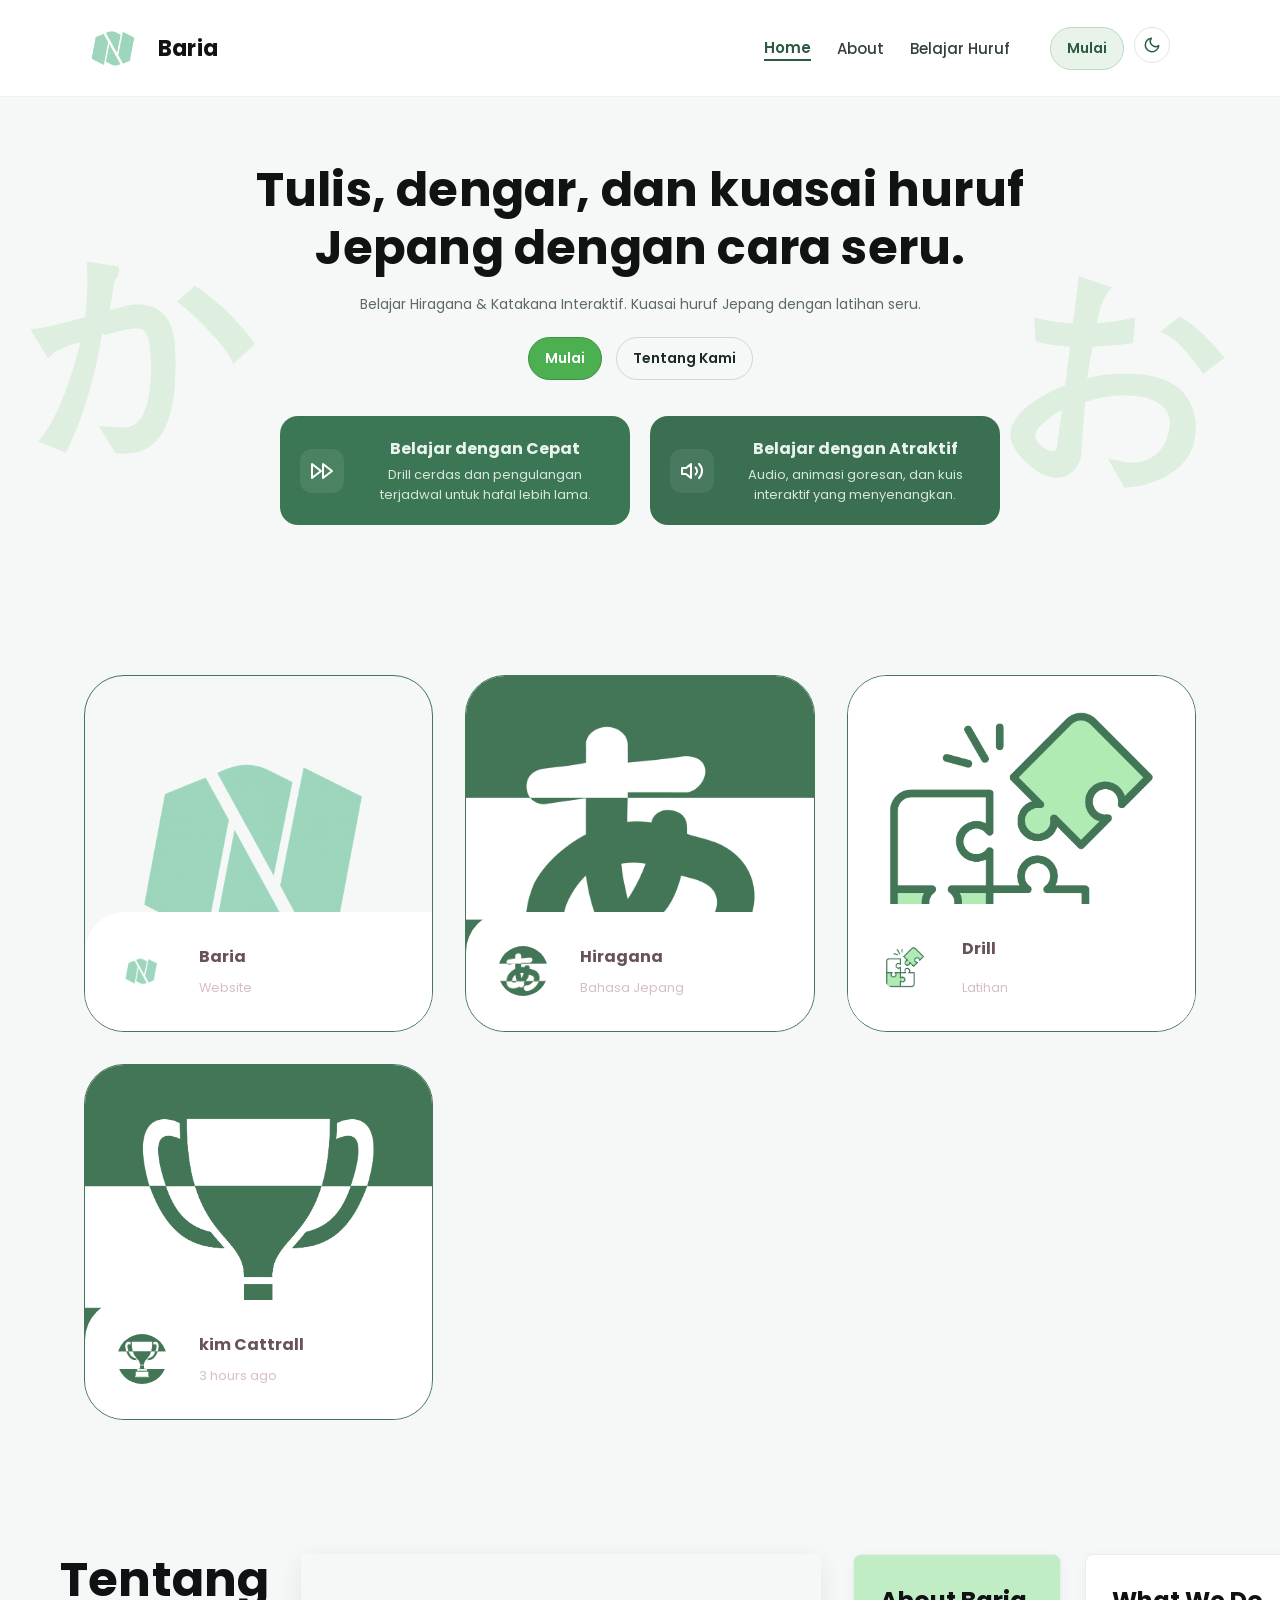
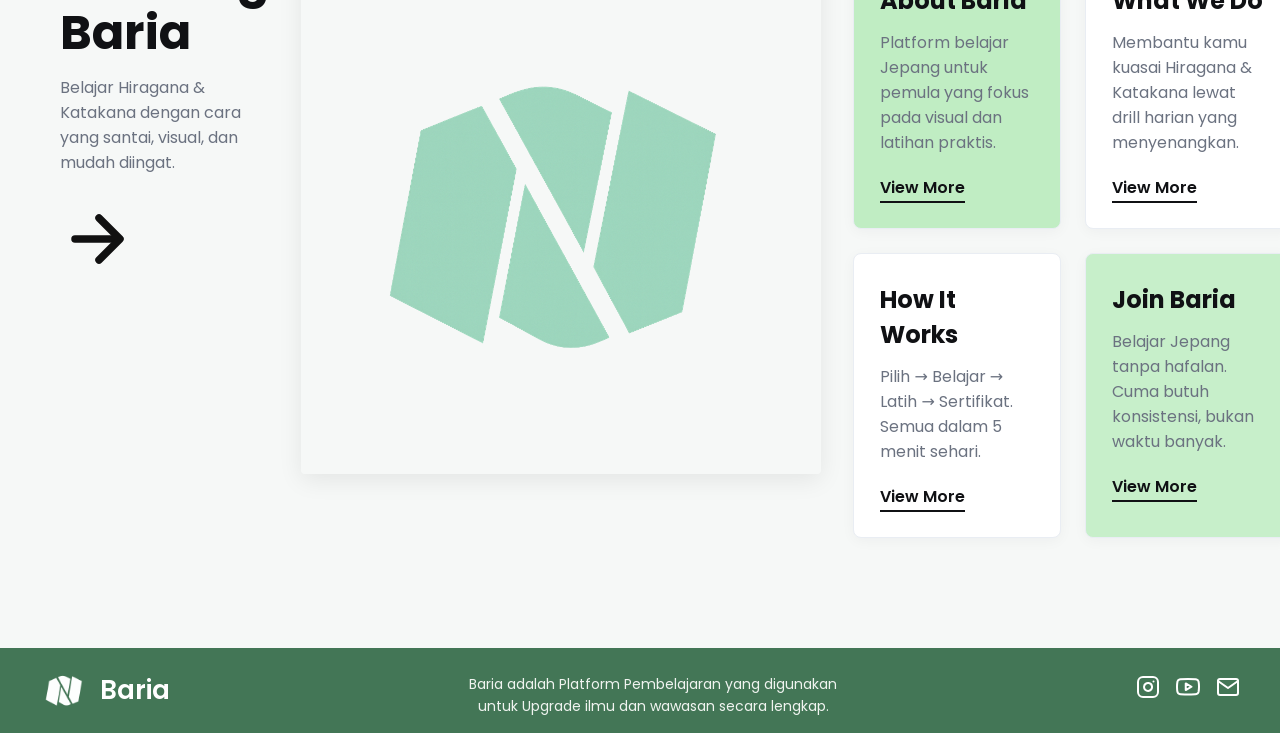
<file: index.html>
<!doctype html>
<html lang="id">
<head>
  <meta charset="utf-8" />
  <meta name="viewport" content="width=device-width, initial-scale=1" />
  <title>Baria — Belajar Hiragana & Katakana Interaktif</title>
  <link rel="preconnect" href="https://fonts.googleapis.com">
  <link rel="preconnect" href="https://fonts.gstatic.com" crossorigin>
  <link href="https://fonts.googleapis.com/css2?family=Poppins:wght@300;400;500;600;700&display=swap" rel="stylesheet">
  <link rel="stylesheet" href="css/style.css">

</head>
<body>
  <!-- Navbar -->
  <header class="nav">
    <div class="container nav-inner">
      <a href="#" class="brand" aria-label="Beranda Baria">
        <img class="leaf" src="image/hijau.png" alt="Logo Baria">
        <b>Baria</b>
      </a>

      <div class="barier">
        <nav class="nav-links" aria-label="Navigasi utama">
          <a href="index.html" class="active">Home</a>
          <a href="#about">About</a>
          <a href="learn.html">Belajar Huruf</a>
        </nav>
        
        <nav class="nav-right">
         <a class="btn btn-primary" onclick="document.getElementById('cta').scrollIntoView({behavior:'smooth'})" href="learn.html">Mulai</a>
          <button class="theme" id="themeToggle" aria-label="Ganti tema siang/malam" title="Tema">
            <svg id="iconMoon" width="18" height="18" viewBox="0 0 24 24" fill="none" stroke="#2b5b3f" stroke-width="2" stroke-linecap="round" stroke-linejoin="round" aria-hidden="true">
              <path d="M21 12.79A9 9 0 1 1 11.21 3 7 7 0 0 0 21 12.79z"/>
            </svg>
          </button>
        </nav>  
      </div>
    </div>
  </header>

  <!-- Hero -->
  <main class="hero" id="home">
    <span class="kana k-left" aria-hidden="true">か</span>
    <span class="kana k-right" aria-hidden="true">お</span>

    <div class="container hero-inner">
      <h1>Tulis, dengar, dan kuasai huruf<br/>Jepang dengan cara seru.</h1>
      <p class="sub">Belajar Hiragana & Katakana Interaktif. Kuasai huruf Jepang dengan latihan seru.</p>

      <div class="cta" id="cta">
          <a class="btn btn-solid" href="learn.html">Mulai</a>
          <a class="btn btn-ghost" href="#about">Tentang Kami</a>
      </div>

      <section class="features" aria-label="Keunggulan Baria">
        <article class="card">
          <div class="card-icon" aria-hidden="true">
            <svg xmlns="http://www.w3.org/2000/svg" width="24" height="24" viewBox="0 0 24 24" fill="none" stroke="currentColor" stroke-width="2" stroke-linecap="round" stroke-linejoin="round" class="iconFast"><polygon points="13 19 22 12 13 5 13 19"></polygon><polygon points="2 19 11 12 2 5 2 19"></polygon></svg>
          </div>
          <div>
            <h3>Belajar dengan Cepat</h3>
            <p>Drill cerdas dan pengulangan terjadwal untuk hafal lebih lama.</p>
          </div>
        </article>

        <article class="card">
          <div class="card-icon" aria-hidden="true">
            <svg xmlns="http://www.w3.org/2000/svg" width="24" height="24" viewBox="0 0 24 24" fill="none" stroke="currentColor" stroke-width="2" stroke-linecap="round" stroke-linejoin="round" class="iconVolume"><polygon points="11 5 6 9 2 9 2 15 6 15 11 19 11 5"></polygon><path d="M19.07 4.93a10 10 0 0 1 0 14.14M15.54 8.46a5 5 0 0 1 0 7.07"></path></svg>
          </div>
          <div>
            <h3>Belajar dengan Atraktif</h3>
            <p>Audio, animasi goresan, dan kuis interaktif yang menyenangkan.</p>
          </div>
        </article>
      </section>
    </div>
  </main>

  <ul class="learnCards">
    <li>
      <a href="" class="learnCard">
        <img src="image/hijau.png" class="learnCard__image" alt="" />
        <div class="learnCard__overlay">
          <div class="learnCard__header">
            <svg class="learnCard__arc" xmlns="http://www.w3.org/2000/svg"><path /></svg>                     
            <img class="learnCard__thumb" src="image/hijau.png" alt="" />
            <div class="learnCard__header-text">
              <h3 class="learnCard__title">Baria</h3>            
              <span class="learnCard__status">Website</span>
            </div>
          </div>
          <p class="learnCard__description">Platform belajar Hiragana, Katakana, dan bahasa Jepang lainnya secara interaktif dan menyenangkan.</p>
        </div>
      </a>      
    </li>
    <li>
      <a href="" class="learnCard">
        <img src="image/cardtwo.png" class="learnCard__image" alt="" />
        <div class="learnCard__overlay">        
          <div class="learnCard__header">
            <svg class="learnCard__arc" xmlns="http://www.w3.org/2000/svg"><path /></svg>                 
            <img class="learnCard__thumb" src="image/cardtwo.png" alt="" />
            <div class="learnCard__header-text">
              <h3 class="learnCard__title">Hiragana</h3>
              <span class="learnCard__status">Bahasa Jepang</span>
            </div>
          </div>
          <p class="learnCard__description">Salah satu aksara dasar dalam bahasa Jepang yang digunakan untuk menulis kata asli Jepang dan partikel.</p>
        </div>
      </a>
    </li>
    <li>
      <a href="" class="learnCard">
        <img src="image/cardthree.png" class="learnCard__image" alt="" />
        <div class="learnCard__overlay">
          <div class="learnCard__header">
            <svg class="learnCard__arc" xmlns="http://www.w3.org/2000/svg"><path /></svg>                     
            <img class="learnCard__thumb" src="image/cardthree.png" alt="" />
            <div class="learnCard__header-text">
              <h3 class="learnCard__title">Drill</h3>
              <span class="learnCard__tagline"></span>            
              <span class="learnCard__status">Latihan</span>
            </div>
          </div>
          <p class="learnCard__description">Latihan efektif untuk memperkuat kemampuan menulis dan menghafal aksara Jepang.</p>
        </div>
      </a>
    </li>
    <li>
      <a href="" class="learnCard">
        <img src="image/cardfour.png" class="learnCard__image" alt="" />
        <div class="learnCard__overlay">
          <div class="learnCard__header">
            <svg class="learnCard__arc" xmlns="http://www.w3.org/2000/svg"><path /></svg>                 
            <img class="learnCard__thumb" src="image/cardfour.png" alt="" />
            <div class="learnCard__header-text">
              <h3 class="learnCard__title">kim Cattrall</h3>
              <span class="learnCard__status">3 hours ago</span>
            </div>          
          </div>
          <p class="learnCard__description">Latihan yang konsisten akan membawa kamu meraih hasil luar biasa dan pencapaian gemilang.</p>
        </div>
      </a>
    </li>    
  </ul>

<section class="resume-wrap" id="about">
  <!-- Left -->
  <div class="abtUs">
    <h1>Tentang Baria</h1>
    <p>Belajar Hiragana & Katakana dengan cara yang santai, visual, dan mudah diingat.</p>

    <div class="arrow">
      <svg width="72" height="72" viewBox="0 0 24 24" fill="none" stroke="#111111"
           stroke-width="2.5" stroke-linecap="round" stroke-linejoin="round" aria-hidden="true">
        <path d="M5 12h14"></path><path d="M13 5l7 7-7 7"></path>
      </svg>
    </div>
  </div>

  <!-- Center image -->
  <figure class="abtPhoto">
    <img src="image/hijau.png" alt="Profile photo">
  </figure>

  <!-- Right grid cards -->
  <div class="abtGrid">
    <article class="abtCard abtTint1">
      <h3>About Baria</h3>
      <p>Platform belajar Jepang untuk pemula yang fokus pada visual dan latihan praktis.</p>
      <a class="abtLink" href="#">View More</a>
    </article>

    <article class="abtCard">
      <h3>What We Do</h3>
      <p>Membantu kamu kuasai Hiragana & Katakana lewat drill harian yang menyenangkan.</p>
      <a class="abtLink" href="#">View More</a>
    </article>

    <article class="abtCard">
      <h3>How It Works</h3>
      <p>Pilih → Belajar → Latih → Sertifikat. Semua dalam 5 menit sehari.</p>
      <a class="abtLink" href="#">View More</a>
    </article>

    <article class="abtCard abtTint2">
      <h3>Join Baria</h3>
      <p>Belajar Jepang tanpa hafalan. Cuma butuh konsistensi, bukan waktu banyak.</p>
      <a class="abtLink" href="#">View More</a>
    </article>
  </div>
</section>
<footer class="footer">
  <div class="footer-container">

    <!-- Kiri: logo -->
    <div class="footer-left">
      <img src="image/putih.png" alt="Logo Baria" class="footer-logo">
      <h2 class="footer-brand">Baria</h2>
    </div>

    <!-- Tengah: teks deskripsi -->
    <div class="footer-center">
      <p>
        Baria adalah Platform Pembelajaran yang digunakan<br>
        untuk Upgrade ilmu dan wawasan secara lengkap.
      </p>
    </div>

    <!-- Kanan: ikon sosial -->
    <div class="footer-right">
      <a href="#" aria-label="Instagram" class="social-icon">
        <svg xmlns="http://www.w3.org/2000/svg" width="24" height="24" viewBox="0 0 24 24" fill="none" stroke="currentColor" stroke-width="2" stroke-linecap="round" stroke-linejoin="round" class="iconSosmed"><rect x="2" y="2" width="20" height="20" rx="5" ry="5"></rect><path d="M16 11.37A4 4 0 1 1 12.63 8 4 4 0 0 1 16 11.37z"></path><line x1="17.5" y1="6.5" x2="17.51" y2="6.5"></line></svg>
      </a>
      <a href="#" aria-label="WhatsApp" class="social-icon">
        <svg xmlns="http://www.w3.org/2000/svg" width="24" height="24" viewBox="0 0 24 24" fill="none" stroke="currentColor" stroke-width="2" stroke-linecap="round" stroke-linejoin="round" class="iconSosmed"><path d="M22.54 6.42a2.78 2.78 0 0 0-1.94-2C18.88 4 12 4 12 4s-6.88 0-8.6.46a2.78 2.78 0 0 0-1.94 2A29 29 0 0 0 1 11.75a29 29 0 0 0 .46 5.33A2.78 2.78 0 0 0 3.4 19c1.72.46 8.6.46 8.6.46s6.88 0 8.6-.46a2.78 2.78 0 0 0 1.94-2 29 29 0 0 0 .46-5.25 29 29 0 0 0-.46-5.33z"></path><polygon points="9.75 15.02 15.5 11.75 9.75 8.48 9.75 15.02"></polygon></svg>
      </a>
      <a href="#" aria-label="Email" class="social-icon">
        <svg xmlns="http://www.w3.org/2000/svg" width="24" height="24" viewBox="0 0 24 24" fill="none" stroke="currentColor" stroke-width="2" stroke-linecap="round" stroke-linejoin="round" class="iconSosmed"><path d="M4 4h16c1.1 0 2 .9 2 2v12c0 1.1-.9 2-2 2H4c-1.1 0-2-.9-2-2V6c0-1.1.9-2 2-2z"></path><polyline points="22,6 12,13 2,6"></polyline></svg>
      </a>
    </div>

  </div>
</footer>
  <script src="script.js"></script>
  <script>
    const nav = document.querySelector('.nav-links');
    const links = [...nav.querySelectorAll('a')];
  
    function setActive(href) {
      links.forEach(a => a.classList.remove('active'));
      const target = links.find(a => a.getAttribute('href') === href);
      if (target) target.classList.add('active');
    }
  
    // Smooth scroll untuk link hash (#about)
    links.forEach(a => {
      const href = a.getAttribute('href');
      if (href.startsWith('#')) {
        a.addEventListener('click', (e) => {
          e.preventDefault();
          const el = document.querySelector(href);
          if (el) {
            el.scrollIntoView({ behavior: 'smooth' });
            history.replaceState(null, '', href);
          }
        });
      }
    });
  
    // Jika di index (one page), pakai IntersectionObserver untuk #about
    const onIndex = location.pathname.endsWith('index.html') || location.pathname === '/' || location.pathname === '';
    if (onIndex) {
      const about = document.querySelector('#about');
      if (about) {
        const io = new IntersectionObserver((entries) => {
          entries.forEach(entry => {
            if (entry.isIntersecting) {
              setActive('#about');
            } else {
              // saat #about tidak dominan terlihat, aktifkan Home
              setActive('index.html');
            }
          });
        }, { threshold: 0.6 }); // 60% terlihat baru dianggap aktif
        io.observe(about);
  
        // Set awal (kalau buka dengan hash)
        if (location.hash === '#about') {
          setActive('#about');
        } else {
          setActive('index.html');
        }
      }
    } else {
      // Halaman lain (mis. learn.html) -> aktifkan sesuai path
      setActive(location.pathname.split('/').pop());
    }
  </script>
  
</body>
</html>
</file>
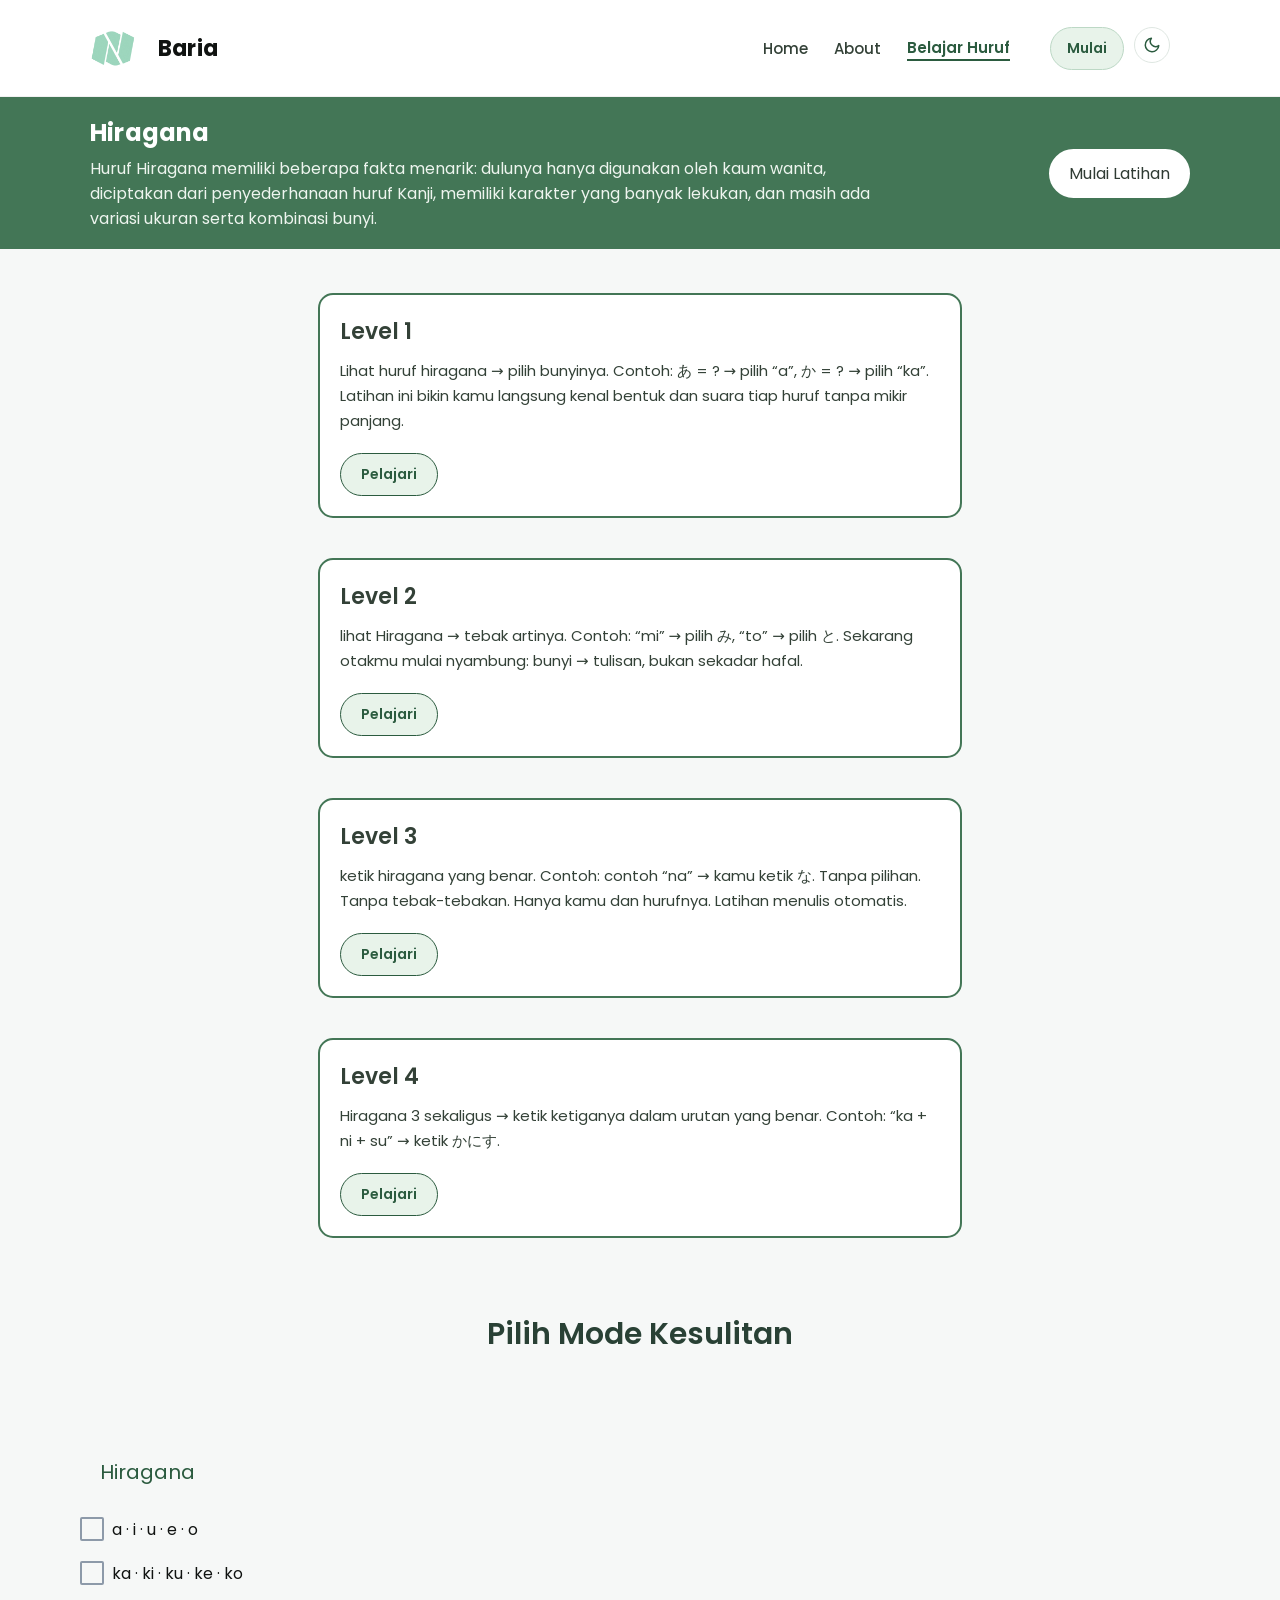
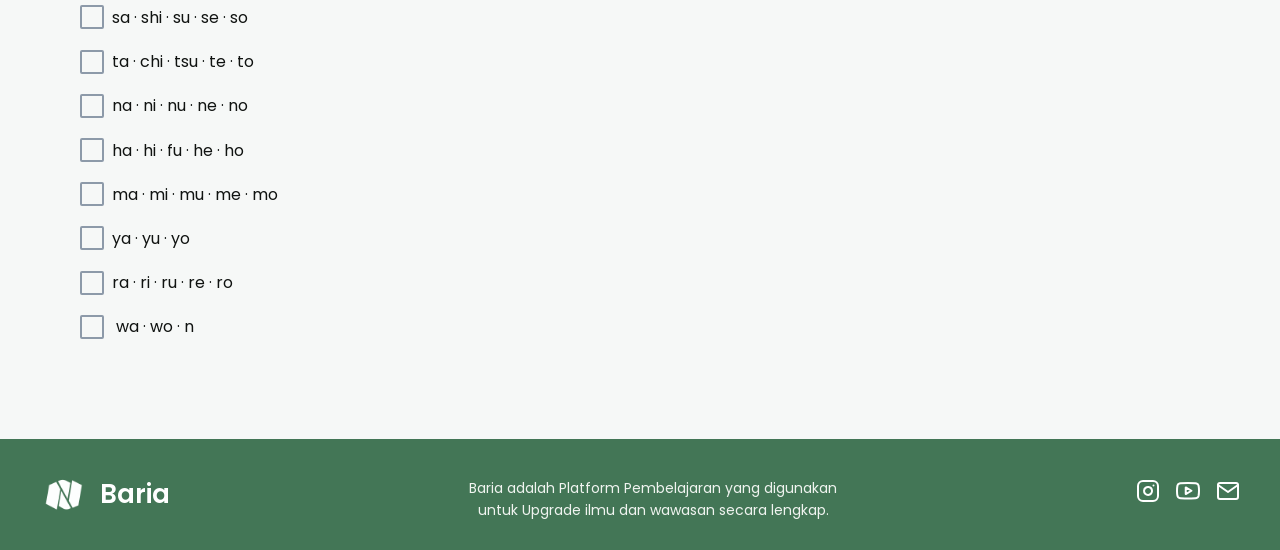
<file: learn.html>
<!DOCTYPE html>
<html lang="en">
<head>
    <meta charset="UTF-8">
    <meta name="viewport" content="width=device-width, initial-scale=1.0">
    <title>Baria — Belajar Hiragana & Katakana Interaktif</title>
    <link rel="preconnect" href="https://fonts.googleapis.com">
    <link rel="preconnect" href="https://fonts.gstatic.com" crossorigin>
    <link href="https://fonts.googleapis.com/css2?family=Poppins:wght@300;400;500;600;700&display=swap" rel="stylesheet">
    <link rel="stylesheet" href="css/learn.css">
</head>
<body>
    <header class="nav">
        <div class="container nav-inner">
          <a href="#" class="brand" aria-label="Beranda Baria">
            <img class="leaf" src="image/hijau.png" alt="Logo Baria">
            <b>Baria</b>
          </a>
    
          <div class="barier">
            <nav class="nav-links" aria-label="Navigasi utama">
                <a href="index.html" >Home</a>
                <a href="#about">About</a>
                <a class="active" href="learn.html">Belajar Huruf</a>
              </nav>
            
            
            <nav class="nav-right">
             <a class="btn btn-primary" onclick="document.getElementById('cta').scrollIntoView({behavior:'smooth'})" href="learn.html">Mulai</a>
              <button class="theme" id="themeToggle" aria-label="Ganti tema siang/malam" title="Tema">
                <svg id="iconMoon" width="18" height="18" viewBox="0 0 24 24" fill="none" stroke="#2b5b3f" stroke-width="2" stroke-linecap="round" stroke-linejoin="round" aria-hidden="true">
                  <path d="M21 12.79A9 9 0 1 1 11.21 3 7 7 0 0 0 21 12.79z"/>
                </svg>
              </button>
            </nav>  
          </div>
        </div>
      </header>
      <section class="kana-banner">
        <div class="kana-inner">
          <div class="kana-text">
            <h2 class="kana-title">Hiragana</h2>
            <p class="kana-desc">
              Huruf Hiragana memiliki beberapa fakta menarik: dulunya hanya digunakan oleh 
              kaum wanita, diciptakan dari penyederhanaan huruf Kanji, memiliki karakter yang 
              banyak lekukan, dan masih ada variasi ukuran serta kombinasi bunyi.
            </p>
          </div>
      
          <div class="kana-cta">
            <a href="learn.html" class="kana-btn">Mulai Latihan</a>
          </div>
        </div>
      </section>
       

        <div class="deffContainer">
          <div class="deffCard">
           <div class="deffTitle">
              <a href="">Level 1</a>
          </div>
          <div class="deffDescription">
              <a href="">Lihat huruf hiragana → pilih bunyinya.
                  Contoh: あ = ? → pilih “a”, か = ? → pilih “ka”.
                  Latihan ini bikin kamu langsung kenal bentuk dan suara tiap huruf tanpa mikir panjang.</a>
          </div>
          <div class="deffBtn">
              <a href="hiragana/levelone.html">Pelajari</a>
          </div>
       </div>
          <div class="deffCard">
           <div class="deffTitle">
              <a href="">Level 2</a>
          </div>
          <div class="deffDescription">
              <a href="">lihat Hiragana → tebak artinya.
                  Contoh: “mi” → pilih み, “to” → pilih と.
                  Sekarang otakmu mulai nyambung: bunyi → tulisan, bukan sekadar hafal.</a>
          </div>
          <div class="deffBtn">
              <a href="">Pelajari</a>
          </div>
       </div>
          <div class="deffCard">
           <div class="deffTitle">
              <a href="">Level 3</a>
          </div>
          <div class="deffDescription">
              <a href="">ketik hiragana yang benar.
                  Contoh: contoh “na” → kamu ketik な.
                  Tanpa pilihan. Tanpa tebak-tebakan. Hanya kamu dan hurufnya. Latihan menulis otomatis.</a>
          </div>
          <div class="deffBtn">
              <a href="">Pelajari</a>
          </div>
       </div>
          <div class="deffCard">
           <div class="deffTitle">
              <a href="">Level 4</a>
          </div>
          <div class="deffDescription">
              <a href="">Hiragana 3 sekaligus → ketik ketiganya dalam urutan yang benar.
                  Contoh: “ka + ni + su” → ketik かにす.
                  </a>
          </div>
          <div class="deffBtn">
              <a href="">Pelajari</a>
          </div>
       </div>
        </div>  

        <div class="headinp">
          <a class="titleinp" href="">Pilih Mode Kesulitan</a>
        </div>

        <div class="inpContainer">
          <div class="choiceContainer">
            <div class="choice">
              <a href="">Hiragana</a>
            </div>
          </div>
          <div class="Inp">
            <label class="mcui-checkbox">
              <input type="checkbox">
              <div>
                <svg class="mcui-check" viewBox="-2 -2 35 35" aria-hidden="true">
                  <title>checkmark-circle</title>
                  <polyline points="7.57 15.87 12.62 21.07 23.43 9.93" />
                </svg>
              </div>
              <div>a · i · u · e · o
              </div>
            </label><label class="mcui-checkbox">
              <input type="checkbox">
              <div>
                <svg class="mcui-check" viewBox="-2 -2 35 35" aria-hidden="true">
                  <title>checkmark-circle</title>
                  <polyline points="7.57 15.87 12.62 21.07 23.43 9.93" />
                </svg>
              </div>
              <div> ka · ki · ku · ke · ko
              </div>
            </label><label class="mcui-checkbox">
              <input type="checkbox">
              <div>
                <svg class="mcui-check" viewBox="-2 -2 35 35" aria-hidden="true">
                  <title>checkmark-circle</title>
                  <polyline points="7.57 15.87 12.62 21.07 23.43 9.93" />
                </svg>
              </div>
              <div> sa · shi · su · se · so
              </div>
            </label>
            <label class="mcui-checkbox">
              <input type="checkbox">
              <div>
                <svg class="mcui-check" viewBox="-2 -2 35 35" aria-hidden="true">
                  <title>checkmark-circle</title>
                  <polyline points="7.57 15.87 12.62 21.07 23.43 9.93" />
                </svg>
              </div>
              <div> ta · chi · tsu · te · to
              </div>
            </label>
            <label class="mcui-checkbox">
              <input type="checkbox">
              <div>
                <svg class="mcui-check" viewBox="-2 -2 35 35" aria-hidden="true">
                  <title>checkmark-circle</title>
                  <polyline points="7.57 15.87 12.62 21.07 23.43 9.93" />
                </svg>
              </div>
              <div>  na · ni · nu · ne · no
              </div>
            </label>
            <label class="mcui-checkbox">
              <input type="checkbox">
              <div>
                <svg class="mcui-check" viewBox="-2 -2 35 35" aria-hidden="true">
                  <title>checkmark-circle</title>
                  <polyline points="7.57 15.87 12.62 21.07 23.43 9.93" />
                </svg>
              </div>
              <div>  ha · hi · fu · he · ho
              </div>
            </label>
            <label class="mcui-checkbox">
              <input type="checkbox">
              <div>
                <svg class="mcui-check" viewBox="-2 -2 35 35" aria-hidden="true">
                  <title>checkmark-circle</title>
                  <polyline points="7.57 15.87 12.62 21.07 23.43 9.93" />
                </svg>
              </div>
              <div> ma · mi · mu · me · mo
              </div>
            </label>
            <label class="mcui-checkbox">
              <input type="checkbox">
              <div>
                <svg class="mcui-check" viewBox="-2 -2 35 35" aria-hidden="true">
                  <title>checkmark-circle</title>
                  <polyline points="7.57 15.87 12.62 21.07 23.43 9.93" />
                </svg>
              </div>
              <div>  ya · yu · yo
              </div>
            </label>
            <label class="mcui-checkbox">
              <input type="checkbox">
              <div>
                <svg class="mcui-check" viewBox="-2 -2 35 35" aria-hidden="true">
                  <title>checkmark-circle</title>
                  <polyline points="7.57 15.87 12.62 21.07 23.43 9.93" />
                </svg>
              </div>
              <div>  ra · ri · ru · re · ro
              </div>
            </label>
            <label class="mcui-checkbox">
              <input type="checkbox">
              <div>
                <svg class="mcui-check" viewBox="-2 -2 35 35" aria-hidden="true">
                  <title>checkmark-circle</title>
                  <polyline points="7.57 15.87 12.62 21.07 23.43 9.93" />
                </svg>
              </div>
              <div>  wa · wo · n
              </div>
            </label>
          </div>
  
        </div>

<footer class="footer">
    <div class="footer-container">
  
      <!-- Kiri: logo -->
      <div class="footer-left">
        <img src="image/putih.png" alt="Logo Baria" class="footer-logo">
        <h2 class="footer-brand">Baria</h2>
      </div>
  
      <!-- Tengah: teks deskripsi -->
      <div class="footer-center">
        <p>
          Baria adalah Platform Pembelajaran yang digunakan<br>
          untuk Upgrade ilmu dan wawasan secara lengkap.
        </p>
      </div>
  
      <!-- Kanan: ikon sosial -->
      <div class="footer-right">
        <a href="#" aria-label="Instagram" class="social-icon">
          <svg xmlns="http://www.w3.org/2000/svg" width="24" height="24" viewBox="0 0 24 24" fill="none" stroke="currentColor" stroke-width="2" stroke-linecap="round" stroke-linejoin="round" class="iconSosmed"><rect x="2" y="2" width="20" height="20" rx="5" ry="5"></rect><path d="M16 11.37A4 4 0 1 1 12.63 8 4 4 0 0 1 16 11.37z"></path><line x1="17.5" y1="6.5" x2="17.51" y2="6.5"></line></svg>
        </a>
        <a href="#" aria-label="WhatsApp" class="social-icon">
          <svg xmlns="http://www.w3.org/2000/svg" width="24" height="24" viewBox="0 0 24 24" fill="none" stroke="currentColor" stroke-width="2" stroke-linecap="round" stroke-linejoin="round" class="iconSosmed"><path d="M22.54 6.42a2.78 2.78 0 0 0-1.94-2C18.88 4 12 4 12 4s-6.88 0-8.6.46a2.78 2.78 0 0 0-1.94 2A29 29 0 0 0 1 11.75a29 29 0 0 0 .46 5.33A2.78 2.78 0 0 0 3.4 19c1.72.46 8.6.46 8.6.46s6.88 0 8.6-.46a2.78 2.78 0 0 0 1.94-2 29 29 0 0 0 .46-5.25 29 29 0 0 0-.46-5.33z"></path><polygon points="9.75 15.02 15.5 11.75 9.75 8.48 9.75 15.02"></polygon></svg>
        </a>
        <a href="#" aria-label="Email" class="social-icon">
          <svg xmlns="http://www.w3.org/2000/svg" width="24" height="24" viewBox="0 0 24 24" fill="none" stroke="currentColor" stroke-width="2" stroke-linecap="round" stroke-linejoin="round" class="iconSosmed"><path d="M4 4h16c1.1 0 2 .9 2 2v12c0 1.1-.9 2-2 2H4c-1.1 0-2-.9-2-2V6c0-1.1.9-2 2-2z"></path><polyline points="22,6 12,13 2,6"></polyline></svg>
        </a>
      </div>
  
    </div>
  </footer>
      
</body>
</html>
</file>
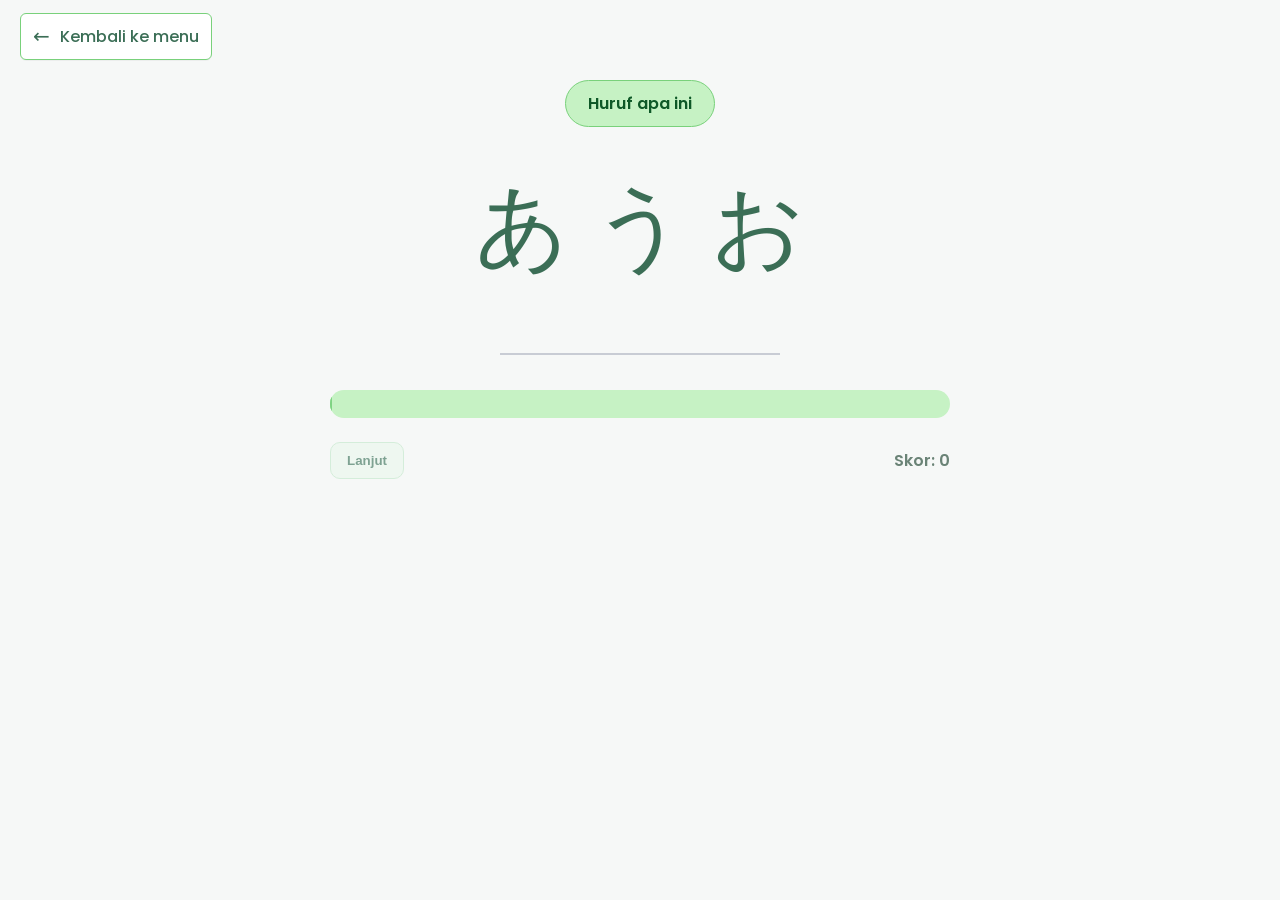
<file: hiragana/levelfour.html>
<!DOCTYPE html>
<html lang="en">
<head>
    <meta charset="UTF-8">
    <meta name="viewport" content="width=device-width, initial-scale=1.0">
    <title>Document</title>
    <link rel="preconnect" href="https://fonts.googleapis.com">
    <link rel="preconnect" href="https://fonts.gstatic.com" crossorigin>
    <link href="https://fonts.googleapis.com/css2?family=Poppins:wght@300;400;500;600;700&display=swap" rel="stylesheet">
    <link rel="stylesheet" href="hiragana.css">
</head>
<body>
    <main>
    <header class="topbar">
        <a href="./" class="back-btn" aria-label="Kembali ke menu">
          <span class="back-icon" aria-hidden="true">←</span>
          <span class="back-text">Kembali ke menu</span>
        </a>
      </header>
    
      <!-- MAIN QUIZ -->
      <main class="quiz-wrap" role="main">
        <div class="tagline" aria-live="polite">Huruf apa ini</div>
    
        <div class="typing-input-wrapper">
            <div class="hint-row">
                <!-- Contoh hint (opsional) -->
                <span class="hint-char">あ</span>
                <span class="hint-char">う</span>
                <span class="hint-char">お</span>
              </div>
              <label for="inp" class="inp">
                <input type="text" id="inp" placeholder=""  required>
                <svg width="280px" height="18px" viewBox="0 0 280 18" class="border">
                  <path d="M0,12 L223.166144,12 C217.241379,12 217.899687,12 225.141066,12 C236.003135,12 241.9279,12 249.827586,12 C257.727273,12 264.639498,12 274.514107,12 C281.097179,12 281.755486,12 276.489028,12"></path>
                </svg>
                <svg width="14px" height="12px" viewBox="0 0 14 12" class="check">
                  <path d="M1 7 5.5 11 L13 1"></path>
                </svg>
              </label>
          </div>
    
        <div class="progress">
          <div class="progress-bar" id="progressBar"></div>
        </div>
    
        <div class="footer-cta">
          <button id="nextBtn" class="ghost" disabled>Lanjut</button>
          <span id="scoreText" class="score">Skor: 0</span>
        </div>
      </main>
</body>
</html>
</file>
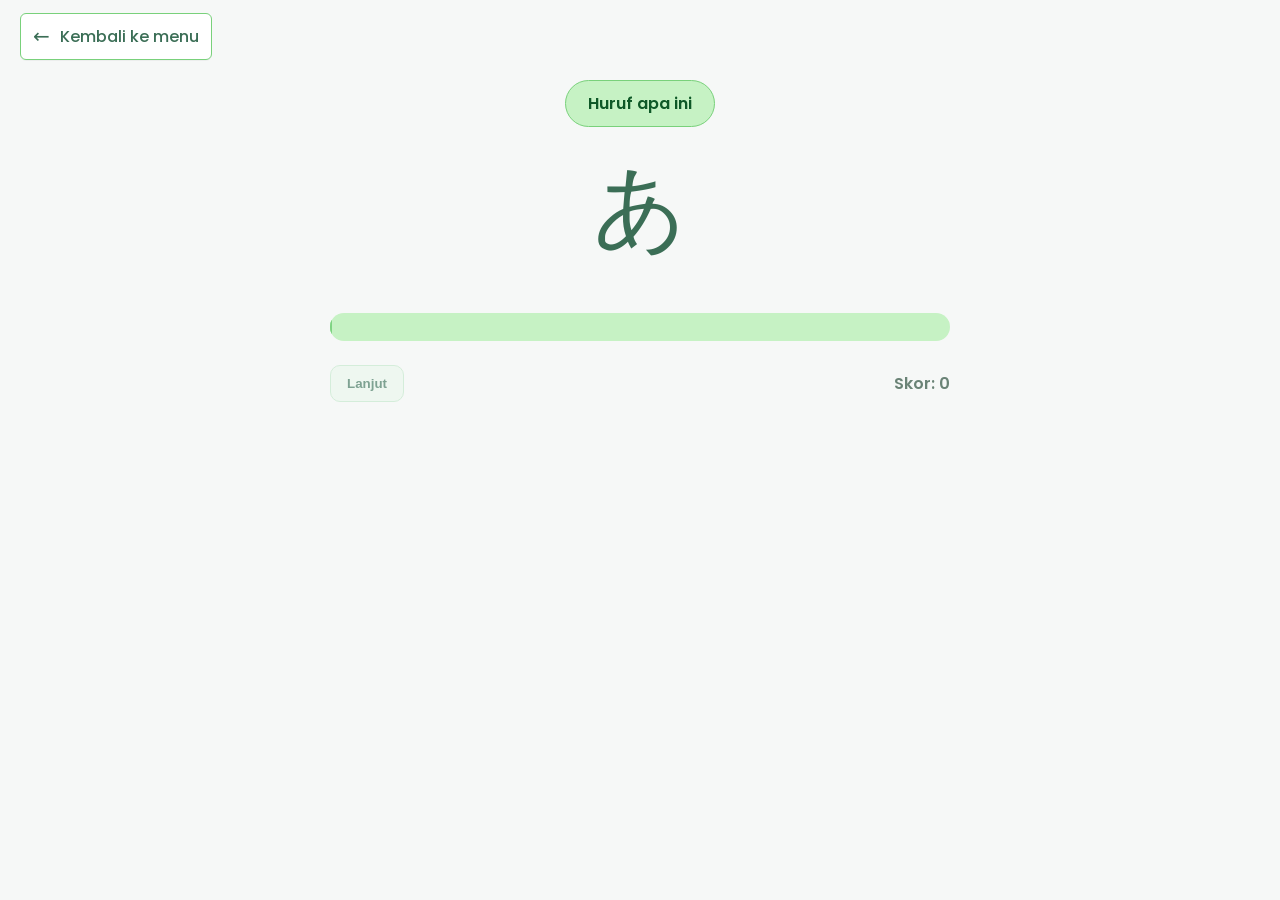
<file: hiragana/levelone.html>
<!DOCTYPE html>
<html lang="en">
<head>
    <meta charset="UTF-8">
    <meta name="viewport" content="width=device-width, initial-scale=1.0">
    <title>Document</title>
    <link rel="preconnect" href="https://fonts.googleapis.com">
    <link rel="preconnect" href="https://fonts.gstatic.com" crossorigin>
    <link href="https://fonts.googleapis.com/css2?family=Poppins:wght@300;400;500;600;700&display=swap" rel="stylesheet">
    <link rel="stylesheet" href="hiragana.css">
</head>
<body>
    <main>
    <header class="topbar">
        <a href="./" class="back-btn" aria-label="Kembali ke menu">
          <span class="back-icon" aria-hidden="true">←</span>
          <span class="back-text">Kembali ke menu</span>
        </a>
      </header>
    
      <!-- MAIN QUIZ -->
      <main class="quiz-wrap" role="main">
        <div class="tagline" aria-live="polite">Huruf apa ini</div> 
    
        <div class="glyph" id="glyph" aria-label="huruf hiragana">あ</div>
    
        <div class="choices" id="choices" role="group" aria-label="Pilihan jawaban">
          <!-- opsi akan di-render via JS -->
        </div>
    
        <div class="progress">
          <div class="progress-bar" id="progressBar"></div>
        </div>
    
        <div class="footer-cta">
          <button id="nextBtn" class="ghost" disabled>Lanjut</button>
          <span id="scoreText" class="score">Skor: 0</span>
        </div>
      </main>
</body>
</html>
</file>
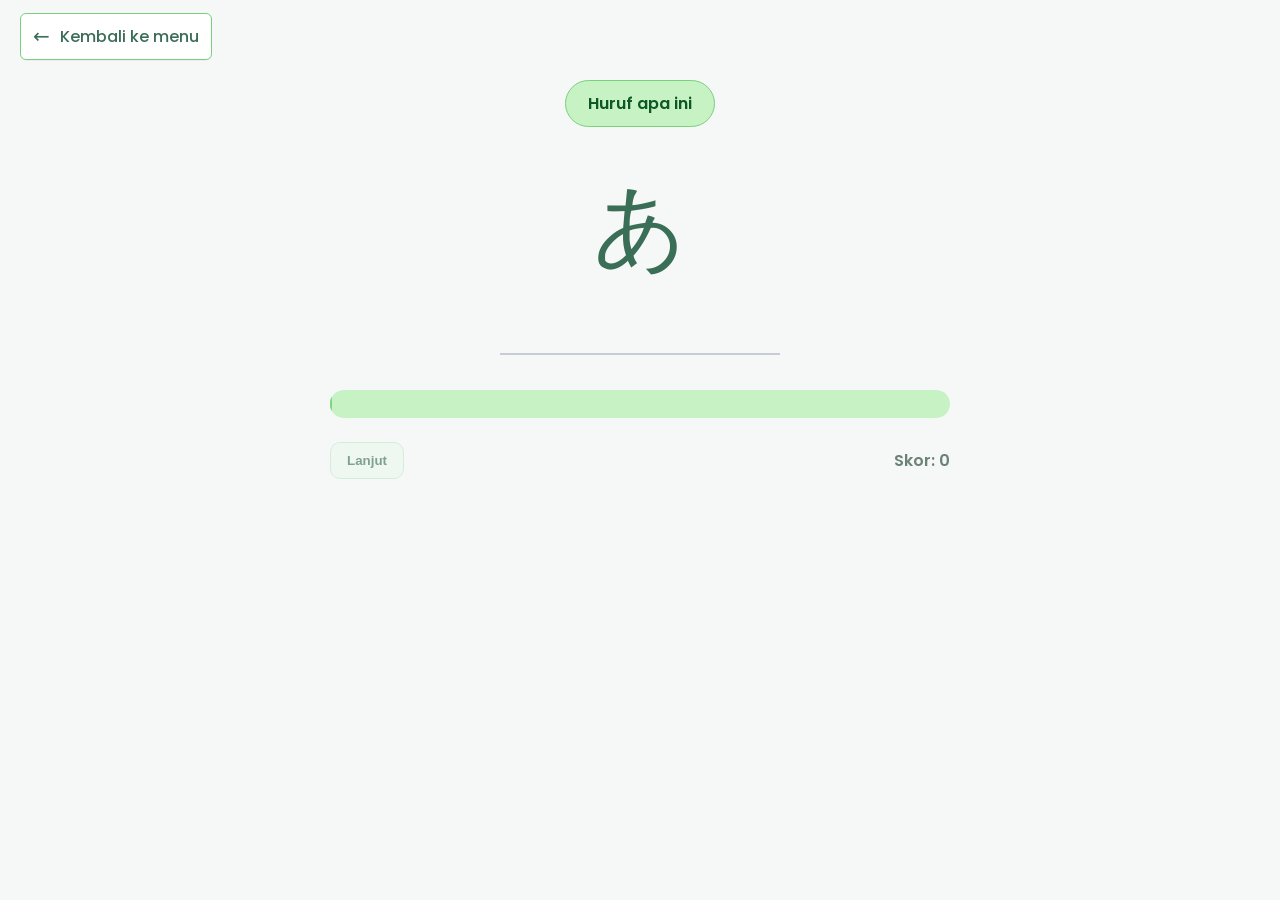
<file: hiragana/levelthree.html>
<!DOCTYPE html>
<html lang="en">
<head>
    <meta charset="UTF-8">
    <meta name="viewport" content="width=device-width, initial-scale=1.0">
    <title>Document</title>
    <link rel="preconnect" href="https://fonts.googleapis.com">
    <link rel="preconnect" href="https://fonts.gstatic.com" crossorigin>
    <link href="https://fonts.googleapis.com/css2?family=Poppins:wght@300;400;500;600;700&display=swap" rel="stylesheet">
    <link rel="stylesheet" href="hiragana.css">
</head>
<body>
    <main>
    <header class="topbar">
        <a href="./" class="back-btn" aria-label="Kembali ke menu">
          <span class="back-icon" aria-hidden="true">←</span>
          <span class="back-text">Kembali ke menu</span>
        </a>
      </header>
    
      <!-- MAIN QUIZ -->
      <main class="quiz-wrap" role="main">
        <div class="tagline" aria-live="polite">Huruf apa ini</div>
    
        <div class="typing-input-wrapper">
            <div class="hint-row">
                <!-- Contoh hint (opsional) -->
                <span class="hint-char">あ</span>
              </div>
              <label for="inp" class="inp">
                <input type="text" id="inp" placeholder=""  required>
                <svg width="280px" height="18px" viewBox="0 0 280 18" class="border">
                  <path d="M0,12 L223.166144,12 C217.241379,12 217.899687,12 225.141066,12 C236.003135,12 241.9279,12 249.827586,12 C257.727273,12 264.639498,12 274.514107,12 C281.097179,12 281.755486,12 276.489028,12"></path>
                </svg>
                <svg width="14px" height="12px" viewBox="0 0 14 12" class="check">
                  <path d="M1 7 5.5 11 L13 1"></path>
                </svg>
              </label>
          </div>
    
        <div class="progress">
          <div class="progress-bar" id="progressBar"></div>
        </div>
    
        <div class="footer-cta">
          <button id="nextBtn" class="ghost" disabled>Lanjut</button>
          <span id="scoreText" class="score">Skor: 0</span>
        </div>
      </main>
</body>
</html>
</file>
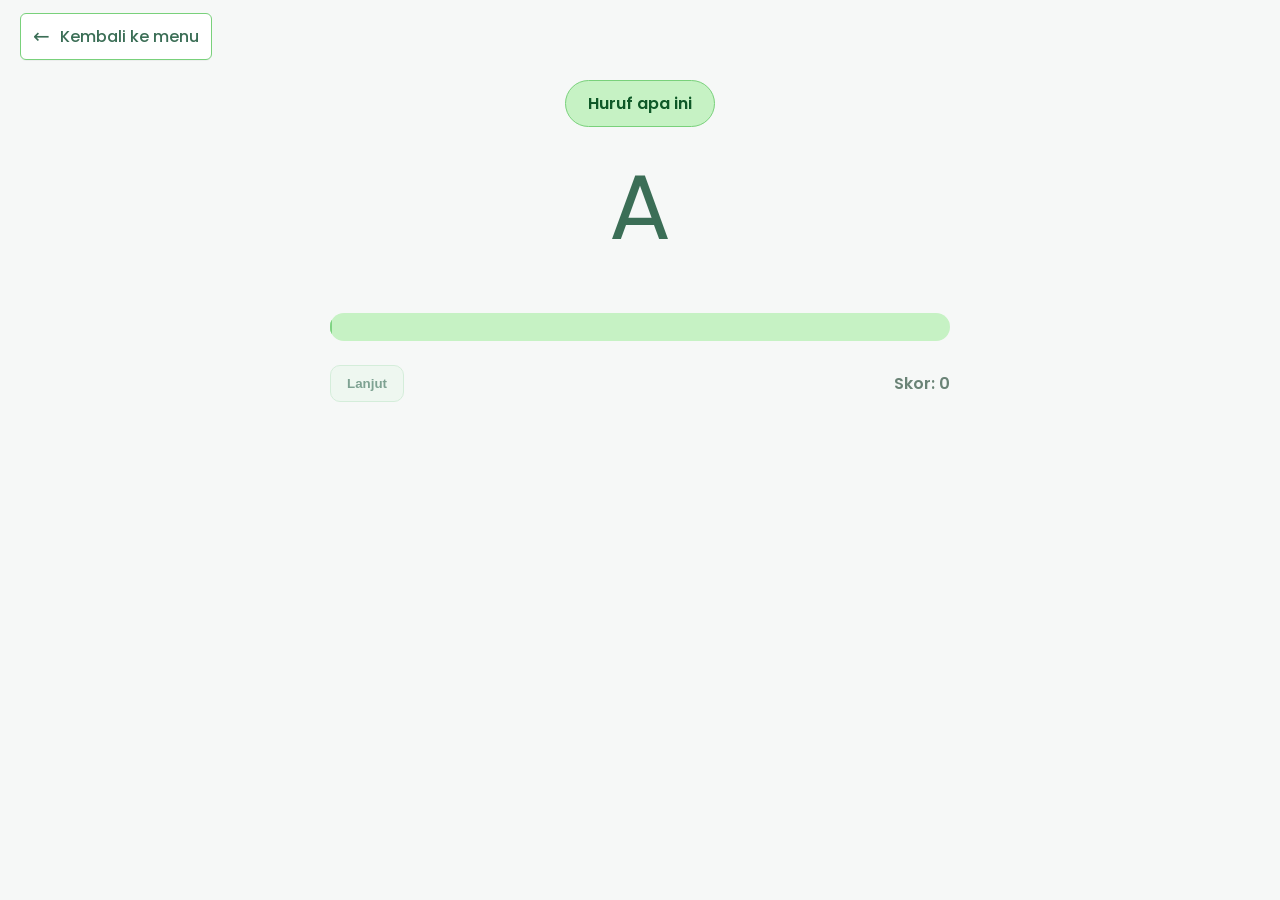
<file: hiragana/leveltwo.html>
<!DOCTYPE html>
<html lang="en">
<head>
    <meta charset="UTF-8">
    <meta name="viewport" content="width=device-width, initial-scale=1.0">
    <title>Document</title>
    <link rel="preconnect" href="https://fonts.googleapis.com">
    <link rel="preconnect" href="https://fonts.gstatic.com" crossorigin>
    <link href="https://fonts.googleapis.com/css2?family=Poppins:wght@300;400;500;600;700&display=swap" rel="stylesheet">
    <link rel="stylesheet" href="hiragana.css">
</head>
<body>
    <main>
    <header class="topbar">
        <a href="./" class="back-btn" aria-label="Kembali ke menu">
          <span class="back-icon" aria-hidden="true">←</span>
          <span class="back-text">Kembali ke menu</span>
        </a>
      </header>
    
      <!-- MAIN QUIZ -->
      <main class="quiz-wrap" role="main">
        <div class="tagline" aria-live="polite">Huruf apa ini</div>
    
        <div class="glyph" id="glyph" aria-label="huruf hiragana">A</div>
    
        <div class="choices" id="choices" role="group" aria-label="Pilihan jawaban">
          <!-- opsi akan di-render via JS -->
        </div>
    
        <div class="progress">
          <div class="progress-bar" id="progressBar"></div>
        </div>
    
        <div class="footer-cta">
          <button id="nextBtn" class="ghost" disabled>Lanjut</button>
          <span id="scoreText" class="score">Skor: 0</span>
        </div>
      </main>
</body>
</html>
</file>
<file: css/style.css>
body {
  margin: 0;
  font-family: 'Poppins', system-ui, -apple-system, Segoe UI, Roboto, 'Helvetica Neue', Arial, 'Noto Sans', 'Apple Color Emoji', 'Segoe UI Emoji';
  background: #f6f8f7;
  color: #101311;
  -webkit-font-smoothing: antialiased;
  -moz-osx-font-smoothing: grayscale;
}

.container {
  width: min(1120px, 92%);
  margin: 0 auto;
}

.nav {
  position: sticky;
  top: 0;
  z-index: 30;
  background: #fff;
  border-bottom: 1px solid rgba(16, 19, 17, 0.06);
}

.nav-inner {
  display: flex;
  align-items: center;
  justify-content: space-between;
  padding: 14px 0;
}

.nav-right {
  display: flex;
}

.barier {
  display: flex;
  margin: 0px 30px 0px 30px;
}

.brand {
  display: flex;
  align-items: center;
  gap: 10px;
  text-decoration: none;
  color: inherit;
}

.brand b {
  font-size: 22px;
  letter-spacing: 0.2px;
}

.leaf {
  width: 68px;
  height: 68px;
}

.nav-links {
  display: flex;
  gap: 26px;
  align-items: center;
  margin-right: 40px;
}

.nav-links a {
  color: #334137;
  text-decoration: none;
  font-weight: 500;
  font-size: 15px;
  transition: color 0.3s ease;
}

.nav-links a:hover {
  color: #4CAF50;
}

.nav-links a.active {
  color: #2b5b3f; 
  font-weight: 600;
  border-bottom: 2px solid #2b5b3f;
}

.btn {
  border: 0;
  cursor: pointer;
  padding: 10px 16px;
  border-radius: 999px;
  font-weight: 600;
  font-size: 14px;
}

.btn-primary {
  background: #e8f3ea;
  color: #2b5b3f;
  border: 1px solid #bcd8c5;
  text-decoration:none ;
}

.btn-primary:hover {
  transform: translateY(-1px);
  box-shadow: 0 8px 14px rgba(76, 175, 80, 0.15);
}

.theme {
  width: 36px;
  height: 36px;
  display: grid;
  place-items: center;
  border-radius: 999px;
  border: 1px solid #dfe7e2;
  background: #fff;
  margin-left: 10px;
}

.hero {
  position: relative;
  overflow: hidden;
}

.hero-inner {
  text-align: center;
  padding: 64px 0 6px;
}

h1 {
  font-size: clamp(28px, 4.2vw, 48px);
  line-height: 1.2;
  margin: 0 0 18px;
  letter-spacing: 0.2px;
}

.sub {
  color: #5b6b61;
  max-width: 720px;
  margin: 0 auto 22px;
  font-size: 14px;
}

.cta {
  display: flex;
  gap: 14px;
  justify-content: center;
  margin: 18px 0 36px;
}

.btn-solid {
  background: #4CAF50;
  color: #ffffff;
  border: 1px solid #3f8f43;
  text-decoration: none;
}

.btn-solid:hover {
  background: #3f8f43;
}

.btn-ghost {
  background: transparent;
  border: 1px solid #cbd8d0;
  color: #1c2a22;
  text-decoration: none;
}

.btn-ghost:hover {
  background: #eaf3ee;
}

.features {
  display: grid;
  grid-template-columns: repeat(2, minmax(0, 1fr));
  gap: 20px;
  max-width: 720px;
  margin: 0 auto 80px;
}

.card {
  background: #3c7755;
  color: #e9f3ed;
  border-radius: 18px;
  padding: 20px 20px;
  display: grid;
  grid-template-columns: 48px 1fr;
  align-items: center;
  gap: 12px;
}

.card:nth-child(2) {
  background: #3a6f52;
}

.card-icon {
  width: 44px;
  height: 44px;
  display: grid;
  place-items: center;
  border-radius: 12px;
  background: rgba(255, 255, 255, 0.08);
}

.card h3 {
  margin: 0 0 4px;
  font-size: 16px;
}

.card p {
  margin: 0;
  font-size: 13px;
  opacity: 0.9;
}

.kana {
  position: absolute;
  font-size: clamp(80px, 18vw, 220px);
  font-weight: 600;
  color: rgba(76, 175, 80, 0.14);
  user-select: none;
  pointer-events: none;
}

.kana.k-left {
  left: 2%;
  top: 48%;
  transform: translateY(-50%) rotate(-6deg);
}

.kana.k-right {
  right: 4%;
  top: 54%;
  transform: translateY(-50%) rotate(8deg);
}

.pad {
  height: 40px;
}

@media (max-width: 760px) {
  .nav-links {
    display: none;
  }

  .features {
    grid-template-columns: 1fr;
  }

  .kana.k-left {
    left: -8%;
  }

  .kana.k-right {
    right: -8%;
  }
}

.dark {
  background: #0f1412;
  color: #eff7f1;
}

.dark .nav {
  background: rgba(17, 23, 20, 0.65);
  border-color: rgba(255, 255, 255, 0.06);
}

.dark .nav-links a {
  color: #cfe2d7;
}

.dark .btn-primary {
  background: #153f25;
  color: #cfe6d8;
  border-color: #245a35;
}

.dark .btn-ghost {
  border-color: #2a3c32;
  color: #dfeee6;
}

.dark .theme {
  background: #132019;
  border-color: #23362c;
}

.dark .card {
  background: #234b33;
  color: #e9f3ed;
}

.dark .card:nth-child(2) {
  background: #20472f;
}

.iconVolume {
  color: #fff; 
}
.iconFast {
  color: #fff; 
}


* {
  box-sizing: border-box;
}

.learnCards {
  display: grid;
  grid-template-columns: repeat(auto-fit, minmax(300px, 1fr));
  gap: 2rem;
  margin: 4rem 5vw;
  padding: 0px 20px 0px 20px;
  list-style-type: none;
}

.learnCard {
  position: relative;
  display: block;
  height: 100%;  
  border-radius: 40px;
  overflow: hidden;
  text-decoration: none;
  border: 1px solid #437656;
}

.learnCard__image {      
  width: 100%;
  height: auto;
}

.learnCard__overlay {
  position: absolute;
  bottom: 0;
  left: 0;
  right: 0;
  z-index: 1;      
  border-radius: 40px;    
  background-color: #fff;      
  transform: translateY(100%);
  transition: .2s ease-in-out;
}

.learnCard:hover .learnCard__overlay {
  transform: translateY(0);
}

.learnCard__header {
  position: relative;
  display: flex;
  align-items: center;
  gap: 2em;
  padding: 2em;
  border-radius: 40px 0 0 0;    
  background-color: #fff;
  transform: translateY(-100%);
  transition: .2s ease-in-out;
}

.learnCard__arc {
  width: 80px;
  height: 80px;
  position: absolute;
  bottom: 100%;
  right: 0;      
  z-index: 1;
}

.learnCard__arc path {
  fill: #fff;
}       

.learnCard:hover .learnCard__header {
  transform: translateY(0);
}

.learnCard__thumb {
  flex-shrink: 0;
  width: 50px;
  height: 50px;      
  border-radius: 50%;      
}

.learnCard__title {
  font-size: 1em;
  margin: 0 0 .3em;
  color: #6A515E;
}

.learnCard__tagline {
  display: block;
  margin: 1em 0;
  font-family: "MockFlowFont";  
  font-size: .8em; 
  color: #D7BDCA;  
}

.learnCard__status {
  font-size: .8em;
  color: #D7BDCA;
}

.learnCard__description {
  padding: 0 2em 2em;
  margin: 0;
  color: #D7BDCA;
  font-family: "Poppins";   
  display: -webkit-box;
  -webkit-box-orient: vertical;
  overflow: hidden;
  font-size: 15px;
}


.resume-wrap {
  max-width: 1200px;
  margin: 40px auto;
  padding: 70px 20px;
  display: grid;
  gap: 32px;
  grid-template-columns: 1fr 520px 440px;
  align-items: start;
}

/* Left section — renamed to abtUs */
.abtUs h1 {
  font-size: 48px;
  line-height: 1.1;
  margin: 0 0 16px;
  color: #101114;
}

.abtUs p {
  color: #6b7280;
  max-width: 420px;
  margin: 0 0 28px;
}

.abtUs .arrow svg {
  color: #111111;
}

/* Center image — renamed to abtPhoto */
.abtPhoto {
  margin: 0;
  overflow: hidden;
  border-radius: 4px;
  box-shadow: 0 6px 24px rgba(0, 0, 0, 0.08);
}

.abtPhoto img {
  display: block;
  width: 100%;
  height: auto;
}

/* Right grid — renamed to abtGrid */
.abtGrid {
  display: grid;
  gap: 24px;
  grid-template-columns: 1fr 1fr;
}

.abtCard {
  border: 1px solid #e9edf3;
  border-radius: 8px;
  padding: 28px 26px;
  background: #ffffff;
  box-shadow: 0 3px 14px rgba(17, 24, 39, 0.04);
}

.abtCard h3 {
  margin: 0 0 12px;
  font-size: 24px;
  color: #101114;
}

.abtCard p {
  margin: 0 0 20px;
  color: #6b7280;
}

.abtLink {
  color: #101114;
  text-decoration: none;
  font-weight: 600;
  position: relative;
}

.abtLink::after {
  content: "";
  position: absolute;
  left: 0;
  bottom: -4px;
  width: 100%;
  height: 2px;
  background: #101114;
}

/* Tint backgrounds — manual */
.abtTint1 {
  background: #b0ebb4c5;
}

.abtTint2 {
  background: #b0ebb4a9;
}

/* Hover effect */
.abtCard:hover {
  transform: translateY(-2px);
  transition: 0.2s ease;
}

/* Responsive */
@media (max-width: 1180px) {
  .resume-wrap {
    grid-template-columns: 1fr 480px;
    grid-template-areas:
      "abtUs abtUs"
      "abtPhoto abtGrid";
  }
  .abtUs { grid-area: abtUs; }
  .abtPhoto { grid-area: abtPhoto; }
  .abtGrid { grid-area: abtGrid; }
}

@media (max-width: 860px) {
  .resume-wrap { grid-template-columns: 1fr; }
  .abtGrid { grid-template-columns: 1fr 1fr; }
}

@media (max-width: 560px) {
  .abtUs h1 { font-size: 36px; }
  .abtGrid { grid-template-columns: 1fr; }
}


/* Footer Utama */
.footer {
  background-color: #437656;  /* warna hijau gelap Baria */
  color: #ffffff;
  padding: 28px 40px;
  font-family: 'Poppins', sans-serif;
  bottom: 0;
  left: 0;
  width: 100%;
  text-align: center;
  padding: 15px;
}

.footer-container {
  display: flex;
  justify-content: space-between;
  align-items: center;
  flex-wrap: wrap;
  max-width: 1200px;
  margin: 0 auto;
}

/* Logo kiri */
.footer-left {
  display: flex;
  align-items: center;
  gap: 10px;
}

.footer-logo {
  width: 50px;
  height: auto;
}

.footer-brand {
  font-size: 26px;
  font-weight: 600;
  color: #ffffff;
  margin: 0;
}

/* Teks tengah */
.footer-center {
  text-align: center;
  flex: 1;
  min-width: 260px;
  margin-top: 10px;
}

.footer-center p {
  font-size: 14px;
  line-height: 1.6;
  color: #f0f4f0;
  margin: 0;
}

/* Ikon kanan */
.footer-right {
  display: flex;
  align-items: center;
  gap: 16px;
}

.social-icon img {
  width: 26px;
  height: 26px;
  transition: transform 0.2s ease, opacity 0.2s ease;
}

.social-icon:hover img {
  transform: scale(1.1);
  opacity: 0.8;
}

/* Responsif */
@media (max-width: 768px) {
  .footer-container {
    flex-direction: column;
    text-align: center;
    gap: 18px;
  }

  .footer-left {
    justify-content: center;
  }

  .footer-right {
    justify-content: center;
  }
}

.iconSosmed {
  color: white;
}
</file>
<file: css/learn.css>
body {
    margin: 0;
    font-family: 'Poppins', system-ui, -apple-system, Segoe UI, Roboto, 'Helvetica Neue', Arial, 'Noto Sans', 'Apple Color Emoji', 'Segoe UI Emoji';
    background: #f6f8f7;
    color: #101311;
    -webkit-font-smoothing: antialiased;
    -moz-osx-font-smoothing: grayscale;
  }
  
  .container {
    width: min(1120px, 92%);
    margin: 0 auto;
  }
  
  .nav {
    position: sticky;
    top: 0;
    z-index: 30;
    background: #fff;
    border-bottom: 1px solid rgba(16, 19, 17, 0.06);
  }
  
  .nav-inner {
    display: flex;
    align-items: center;
    justify-content: space-between;
    padding: 14px 0;
  }
  
  .nav-right {
    display: flex;
  }
  
  .barier {
    display: flex;
    margin: 0px 30px 0px 30px;
  }
  
  .brand {
    display: flex;
    align-items: center;
    gap: 10px;
    text-decoration: none;
    color: inherit;
  }
  
  .brand b {
    font-size: 22px;
    letter-spacing: 0.2px;
  }
  
  .leaf {
    width: 68px;
    height: 68px;
  }
  
  .nav-links {
    display: flex;
    gap: 26px;
    align-items: center;
    margin-right: 40px;
  }
  
  .nav-links a {
    color: #334137;
    text-decoration: none;
    font-weight: 500;
    font-size: 15px;
    transition: color 0.3s ease;
  }
  
  .nav-links a:hover {
    color: #4CAF50;
  }
  
  .nav-links a.active {
    color: #2b5b3f; 
    font-weight: 600;
    border-bottom: 2px solid #2b5b3f;
  }

  .btn {
    border: 0;
    cursor: pointer;
    padding: 10px 16px;
    border-radius: 999px;
    font-weight: 600;
    font-size: 14px;
  }
  
  .btn-primary {
    background: #e8f3ea;
    color: #2b5b3f;
    border: 1px solid #bcd8c5;
    text-decoration: none;
  }
  
  .btn-primary:hover {
    transform: translateY(-1px);
    box-shadow: 0 8px 14px rgba(76, 175, 80, 0.15);
  }
  
  .theme {
    width: 36px;
    height: 36px;
    display: grid;
    place-items: center;
    border-radius: 999px;
    border: 1px solid #dfe7e2;
    background: #fff;
    margin-left: 10px;
  }

  .navTxt {
    color: #101311;
  }

.kana-banner{
  background-color: #437656;        
  color: #ffffff;
  padding: 18px 20px;           
}


.kana-inner{
  max-width: 1100px;
  margin: 0 auto;
  display: grid;
  grid-template-columns: 1fr auto;  
  align-items: center;
  gap: 24px;
}

.kana-title{
  margin: 0 0 6px;
  letter-spacing: .2px;
}

.kana-desc{
  margin: 0;
  color: #eef5ef;
  max-width: 780px;                
}


.kana-btn{
  display: inline-block;
  padding: 10px 18px;
  background-color: #ffffff;
  color: #2f3b33;
  border-radius: 999px;
  text-decoration: none;
  border: 2px solid #ffffff;
  transition: transform .15s ease, background-color .15s ease, color .15s ease;
}

.kana-btn:hover{
  background-color: transparent;
  color: #ffffff;
  transform: translateY(-1px);
}

/* Responsive */
@media (max-width: 720px){
  .kana-inner{
    grid-template-columns: 1fr;    
  }
  .kana-cta{
    justify-self: start;
  }
  .kana-title{ font-size: 24px; }
  .kana-desc{ font-size: 13.5px; }
}





/* Footer Utama */
.footer {
  background-color: #437656;  /* warna hijau gelap Baria */
  color: #ffffff;
  padding: 28px 0px;
  font-family: 'Poppins', sans-serif;
  bottom: 0;
  left: 0;
  width: 100%;
  text-align: center;
  margin-top: 70px;
}

.footer-container {
  display: flex;
  justify-content: space-between;
  align-items: center;
  flex-wrap: wrap;
  max-width: 1200px;
  margin: 0 auto;
  
}

/* Logo kiri */
.footer-left {
  display: flex;
  align-items: center;
  gap: 10px;
}

.footer-logo {
  width: 50px;
  height: auto;
}

.footer-brand {
  font-size: 26px;
  font-weight: 600;
  color: #ffffff;
  margin: 0;
}

/* Teks tengah */
.footer-center {
  text-align: center;
  flex: 1;
  min-width: 260px;
  margin-top: 10px;
}

.footer-center p {
  font-size: 14px;
  line-height: 1.6;
  color: #f0f4f0;
  margin: 0;
}

/* Ikon kanan */
.footer-right {
  display: flex;
  align-items: center;
  gap: 16px;
}

.social-icon img {
  width: 26px;
  height: 26px;
  transition: transform 0.2s ease, opacity 0.2s ease;
}

.social-icon:hover img {
  transform: scale(1.1);
  opacity: 0.8;
}

/* Responsif */
@media (max-width: 768px) {
  .footer-container {
    flex-direction: column;
    text-align: center;
    gap: 18px;
  }

  .footer-left {
    justify-content: center;
  }

  .footer-right {
    justify-content: center;
  }
}

.iconSosmed {
  color: white;
}
.deffContainer {
  padding: 14px;
  display: flex;
  justify-content: center;
  align-items: stretch; /* semua card punya tinggi sama */
  flex-wrap: wrap;
  gap: 40px;
  margin-top: 30px;
}

.deffCard {
  width: 600px;
  background-color: #fff;
  border-radius: 15px;
  border: 2px solid #437656;

  /* Flexbox agar tombol tetap di bawah */
  display: flex;
  flex-direction: column;
  justify-content: space-between; 
  padding: 20px;
}

/* Judul */
.deffTitle a {
  color: #334137;
  text-decoration: none;
  font-weight: 600;
  font-size: 22px;
}

/* Deskripsi */
.deffDescription {
  flex: 1; /* biar isi tengah bisa melar */
  margin-top: 10px;
}
.deffDescription a {
  color: #334137;
  text-decoration: none;
  font-weight: 400;
  font-size: 15px;
  line-height: 1.5;
}

/* Tombol */
.deffBtn {
  margin-top: 20px;
  text-align: left;
}
.deffBtn a {
  background: #e8f3ea;
  color: #2b5b3f;
  text-decoration: none;
  border: 1px solid #2b5b3f;
  cursor: pointer;
  padding: 10px 20px;
  border-radius: 999px;
  font-weight: 600;
  font-size: 14px;
  display: inline-block;
}




.mcui-checkbox {
  display: flex;
  align-items: center;
  user-select: none;
  padding: 0.6em 0;
  box-sizing: border-box;
}

.mcui-checkbox input[type="checkbox"] {
  position: absolute !important;
  height: 1px;
  width: 1px;
  overflow: hidden;
  clip: rect(1px, 1px, 1px, 1px);
}

.mcui-checkbox input[type="checkbox"] + div {
  border: 2px solid #8d9aa9; /* $grey */
  height: 1.5em;
  width: 1.5em;
  box-sizing: border-box;
  border-radius: 2px;
  position: relative;
}

.mcui-checkbox input[type="checkbox"] ~ div:last-child {
  padding-left: 0.5em;
}

.mcui-checkbox input[type="checkbox"]:focus + div,
.mcui-checkbox input[type="checkbox"]:active + div {
  outline: 2px dashed #8d9aa9; /* $grey */
  outline-offset: 2px;
}

.mcui-checkbox input[type="checkbox"]:checked + div {
  border-color: #2f6a50; /* $main */
  transition: border-color 107ms cubic-bezier(0.65, 0.25, 0.56, 0.96); /* $bezier */
}

.mcui-checkbox input[type="checkbox"]:checked + div .mcui-check {
  opacity: 1;
  transition: opacity 107ms cubic-bezier(0.65, 0.25, 0.56, 0.96); /* $bezier */
}

.mcui-checkbox input[type="checkbox"]:checked + div .mcui-check polyline {
  animation: dash-check 107ms cubic-bezier(0.65, 0.25, 0.56, 0.96) forwards; /* $bezier */
}

.mcui-checkbox input[type="checkbox"]:indeterminate + div::after {
  content: "";
  height: 4px;
  width: 60%;
  left: 20%;
  top: calc(50% - 2px);
  position: absolute;
  background: #8d9aa9; /* $grey */
  border-radius: 1px;
}

.mcui-checkbox input[type="checkbox"]:disabled ~ div {
  color: #8d9aa9; /* $grey */
  cursor: not-allowed;
}

.mcui-checkbox input[type="checkbox"]:enabled ~ div {
  cursor: default;
}

.mcui-check {
  height: 100%;
  width: 100%;
  transform: scale(1);
  color: #294135; /* $main */
  opacity: 0;
}

.mcui-check polyline {
  fill: none;
  transform-origin: 50% 50%;
  stroke-width: 5px;
  stroke-dasharray: 22.771367900227325;
  stroke: currentcolor;
}

.deffInContainer{
  display: flex;
}

.inpContainer {
  padding: 20px;
  justify-content: center;
  align-items: center;
  padding-left: 80px;
}

.inp {
  display: flex;
}

.headinp {
display: flex;
align-items: center;
justify-content: center;
padding: 60px;
}

.titleinp{
color: #294135;
font-size: 30px;
font-weight: 600;
text-decoration: none;
}

.choiceContainer {
padding: 20px;

}

.choice a {
text-decoration: none;
color: #2b5b3f;
font-size: 20px;
}
</file>
<file: hiragana/hiragana.css>
body {
    margin: 0;
    font-family: 'Poppins', system-ui, -apple-system, Segoe UI, Roboto, 'Helvetica Neue', Arial, 'Noto Sans', 'Apple Color Emoji', 'Segoe UI Emoji';
    background: #f6f8f7;
    color: #0e5827;
    -webkit-font-smoothing: antialiased;
    -moz-osx-font-smoothing: grayscale;
  }


/* HEADER (back terpisah) */
.topbar {
    height: 72px;
    display: flex;
    align-items: center;
    padding: 0 20px;
  }
  
  .back-btn {
    display: inline-flex;
    align-items: center;
    gap: 10px;
    border: 1px solid #79d17b;
    border-radius: 6px;
    padding: 10px 12px;
    text-decoration: none;
    color: #3b6e56;
    background: #fff;
    box-shadow: 0 1px 0 rgba(0,0,0,.04);
  }

  
  .back-btn:focus {
    outline: 3px solid #b7d7ff;
    outline-offset: 2px;
  }
  
  .back-icon {
    font-size: 20px;
    line-height: 1;
  }
  
  .back-text {
    font-weight: 500;
  }
  
  /* QUIZ AREA */
  .quiz-wrap {
    max-width: 740px;
    margin: 0 auto;
    padding: 0 20px 64px;
    display: flex;
    flex-direction: column;
    align-items: center;
    gap: 22px;
  }
  
  .tagline {
    margin-top: 8px;
    padding: 10px 22px;
    background: #c6f2c4; /* var(--pill) */
    border: 1px solid #79d17b;
    border-radius: 999px;
    font-weight: 600;
  }
  
  .glyph {
    font-size: 92px;
    line-height: 1;
    color: #3b6e56;
    margin: 12px 0 8px;
    user-select: none;
  }
  
  .choices {
    display: flex;
    gap: 18px;
    flex-wrap: wrap;
    justify-content: center;
    width: 100%;
  }
  
  .choice {
    min-width: 86px;
    padding: 14px 24px;
    border-radius: 14px;
    background: #3f6f56;   /* var(--btn) */
    color: #eaf4ee;        /* var(--btn-text) */
    border: none;
    font-weight: 600;
    font-size: 20px;
    cursor: pointer;
    transition: transform .04s ease, background .12s ease, box-shadow .12s ease;
    box-shadow: 0 1px 0 rgba(0,0,0,.05);
  }
  
  .choice:active {
    transform: translateY(1px);
    background: #345c47;   /* var(--btn-press) */
  }
  
  .choice[disabled] {
    opacity: .6;
    cursor: not-allowed;
  }
  
  .choice.correct {
    outline: 3px solid #6fe18b;
    box-shadow: 0 0 0 6px rgba(111,225,139,.22);
  }
  
  .choice.wrong {
    outline: 3px solid #ff8a8a;
    box-shadow: 0 0 0 6px rgba(255,138,138,.18);
  }
  
  .progress {
    width: 100%;
    max-width: 620px;
    background: #c6f2c4;   /* var(--pill) */
    border-radius: 999px;
    height: 28px;
    margin-top: 8px;
    overflow: hidden;
  }
  
  .progress-bar {
    height: 100%;
    width: 0%;
    background: #9beaa0;
    border-right: 2px solid #7fd383;
    transition: width .25s ease;
  }
  
  .footer-cta {
    width: 100%;
    max-width: 620px;
    display: flex;
    justify-content: space-between;
    align-items: center;
    margin-top: 2px;
  }
  
  .ghost {
    padding: 10px 16px;
    border-radius: 10px;
    background: #eaf7ec;
    color: #2f6a50;
    border: 1px solid #bfe7c7;
    font-weight: 600;
    cursor: pointer;
  }
  
  .ghost:disabled {
    opacity: .6;
    cursor: not-allowed;
  }
  
  .score {
    color: #6a8376;        /* var(--muted) */
    font-weight: 600;
  }

  .typing-input-wrapper {
    width: 100%;
    max-width: 620px;
    display: flex;
    flex-direction: column;
    align-items: center;
    gap: 12px;
  }
  
  .typing-input {
    width: 100%;
    padding: 18px 24px;
    font-size: 28px;
    font-weight: 500;
    text-align: center;
    color: #294135; /* var(--text) */
    background: #3f6f56; /* var(--btn) */
    border: none;
    border-radius: 16px;
    outline: none;
    caret-color: white;
    letter-spacing: 1px;
    transition: background .2s ease;
  }
  
  .typing-input:focus {
    background: #345c47; /* var(--btn-press) */
  }
  
  .typing-input::placeholder {
    color: rgba(255,255,255,0.7);
    font-weight: 400;
  }
  
  /* Hint row - contoh karakter yang bisa jadi petunjuk */
  .hint-row {
    display: flex;
    gap: 24px;
    justify-content: center;
    margin-top: 8px;
  }
  
  .hint-char {
    font-size: 92px;
    color: #3b6e56; /* var(--muted) */
    user-select: none;
  }
  .inp {
    position: relative;
    margin: auto;
    width: 100%;
    max-width: 280px;
    height: 53px;
  }
  
  .inp .border {
    position: absolute;
    left: 0;
    bottom: 0;
    height: 18px;
    fill: none;
  }
  
  .inp .border path {
    stroke: #C8CCD4;
    stroke-width: 2;
    transition: all .2s ease;
  }
  
  .inp .check {
    position: absolute;
    top: 20px;
    right: 20px;
    fill: none;
    transform: translate(0, 9px) scale(0);
    transition: all .3s cubic-bezier(.5, .9, .25, 1.3);
    transition-delay: .15s;
  }
  
  .inp .check path {
    stroke: #345c47; /* $primary */
    stroke-width: 2;
  }
  
  .inp input {
    width: 100%;
    border: 0;
    font-family: inherit;
    padding: 0;
    height: 48px;
    font-size: 26px;
    font-weight: 500;
    background: none;
    border-radius: 0;
    color: #345c47;
    transition: all .15s ease;
  }
  
  .inp input:focus {
    outline: none;
  }
  
  .inp input:focus + .border path {
    stroke: #345c47; /* $primary */
  }
  
  .inp input:valid + .border path {
    animation: elasticInput .8s ease forwards;
  }
  
  .inp input:valid + .border + .check {
    transform: translate(0, 0) scale(1);
  }
  
  ::placeholder {
    color: #9098A9;
  }
</file>
